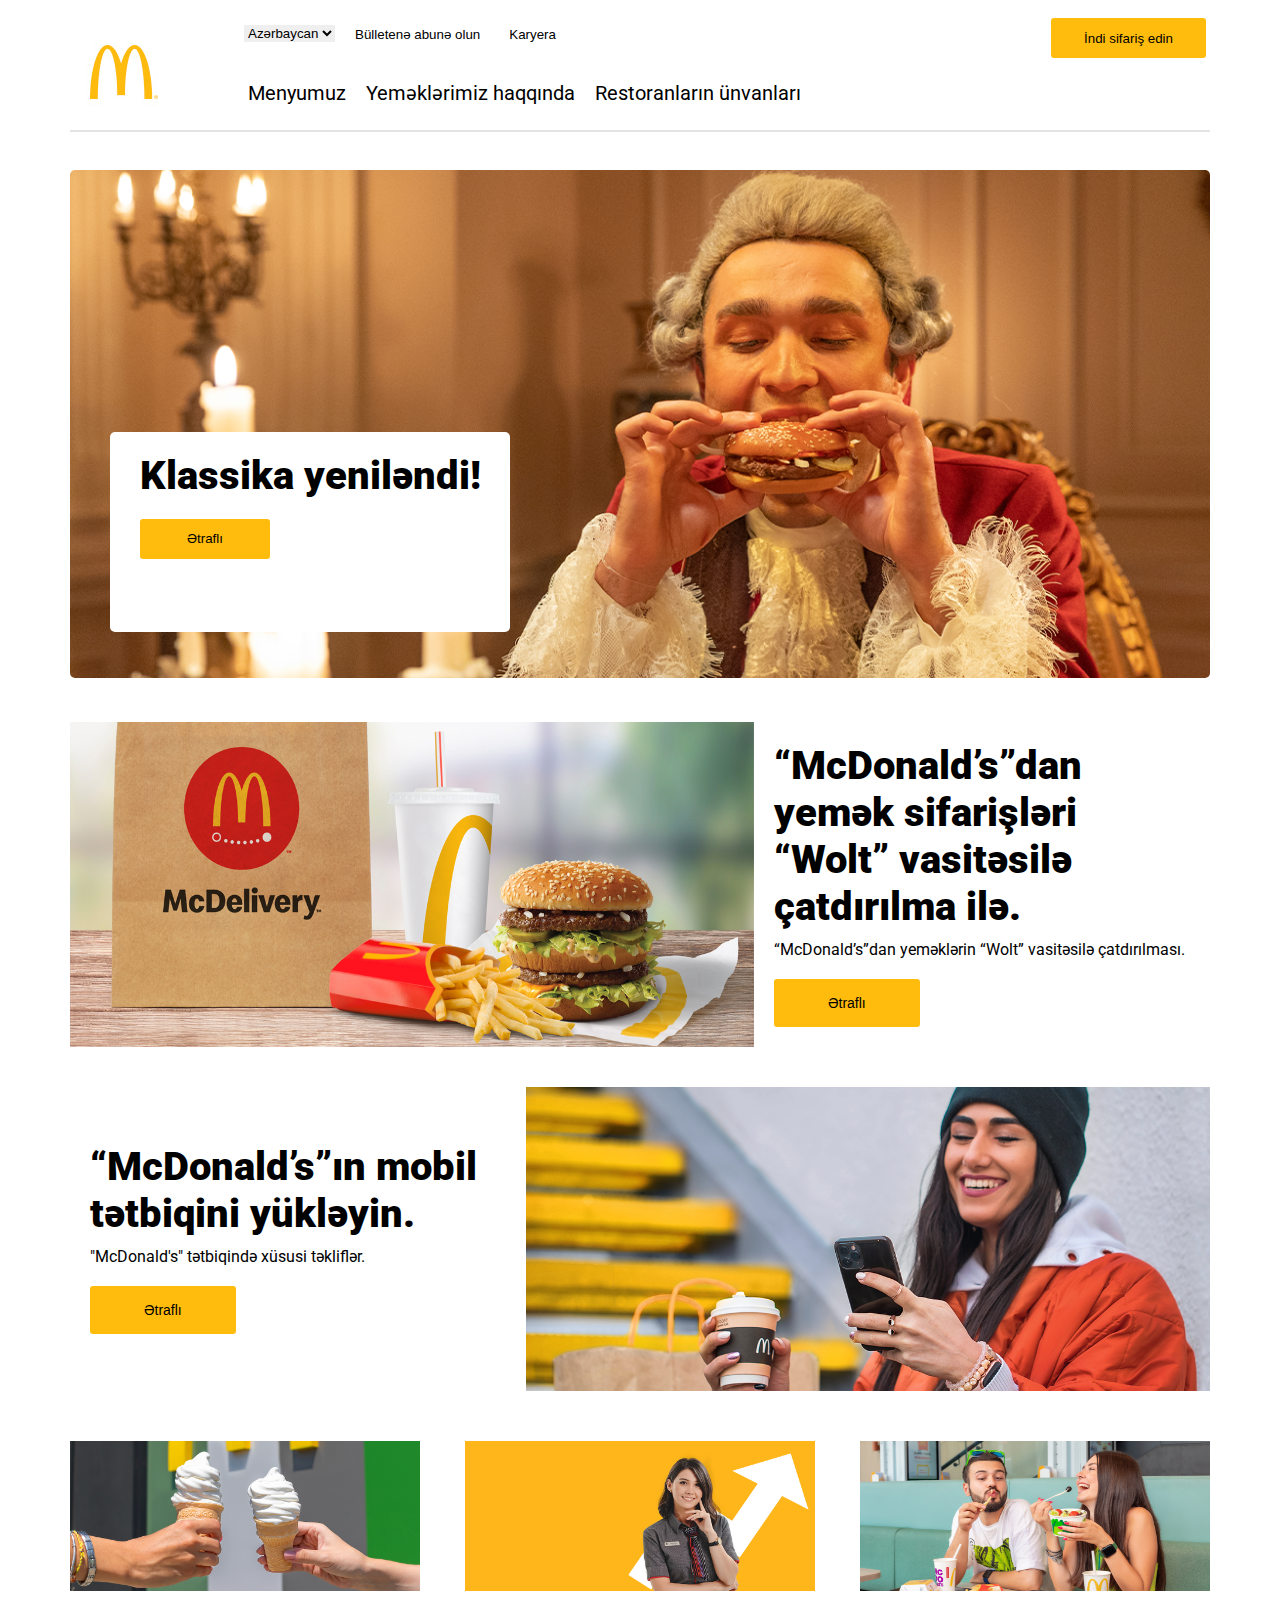
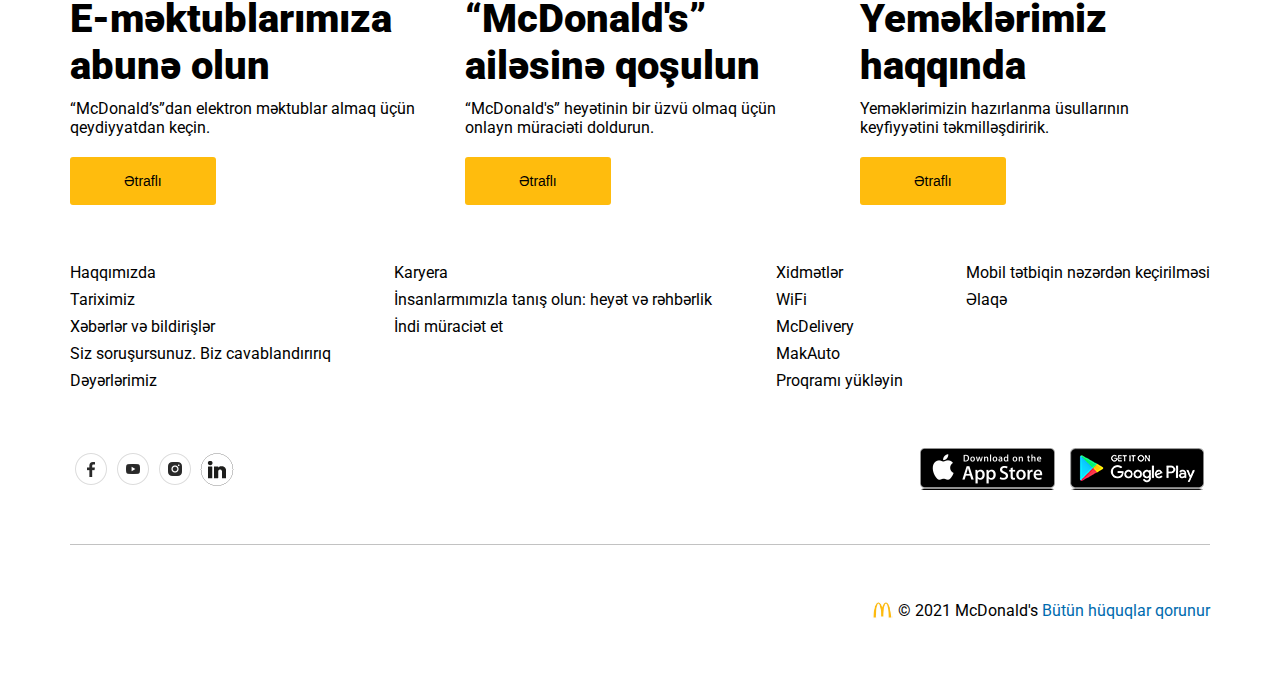
<file: mcdonalds/index.html>
<!DOCTYPE html>
<html lang="en">

<head>
   <meta charset="UTF-8">
   <title>mcdonalds</title>
   <Link rel="stylesheet" href="main.css">
      <link rel = "icon" href = 
      "https://upload.wikimedia.org/wikipedia/commons/thumb/3/36/McDonald%27s_Golden_Arches.svg/2339px-McDonald%27s_Golden_Arches.svg.png" 
              type = "image/x-icon">
</head>

<body>
   <div class="container">
      <div>
         <img src="images/mcdonalds-logo.jpg" alt="mcdonalds">
      </div>
      <div class="container1">
         <div class="div1">
            <div>
               <select class="select">
                  <option>Azərbaycan</option>
                  <option>Rus</option>
                  <option>İngilis-dili</option>
               </select>
            </div>
            <div>
               <button class="btn"><a href="mektub.html">Bülletenə abunə olun</a></button>
            </div>
            <div>
               <button class="btn"><a href="karyera.html">Karyera</a></button>
            </div>
         </div>
         <ul class="div2">
               <li class="btn0 menu1">
                  Menyumuz
                  <div class="div18">
                     <ul class="ul2">
                        <li class="li"><img class="image8" src="images/5d61dc895b83f47eafc0f6cbfb353bad.png" alt="Burger"><p class="p">Burgerlər</p></li>
                        <li class="li"><img class="image8" src="images/bf93706e65a4eb7a0bec356f94053f4e (1).jpg" alt="İçkilər"><p class="p">İçkilər</p></li>
                        <li class="li"><img class="image8" src="images/867cff5309d79402a604b6b8b6f6fcce.jpg" alt="Happy Meal"><p class="p">Happy Meal</p></li>
                     </ul>
                     <ul class="ul2">
                        <li class="li"><img class="image8" src="images/d53a391310a492a79740d611bbfd53b9.jpg" alt="Qəlyanaltılar"><p class="p">Qəlyanaltılar</p></li>
                        <li class="li"><img class="image8" src="images/5226794fdd6873f66f37ae0397286b8c.png" alt="Salatlar"><p class="p">Salatlar</p></li>
                        <li class="li"><img class="image8" src="images/5465ab8529156a71e76c3d569863862b.png" alt="Souslar"><p class="p">Souslar</p></li>
                     </ul>
                     <ul class="ul2">
                        <li class="li"><img class="image8" src="images/fed86781205af0e755e7553dbf0da55b.jpg"><p class="p">Şirniyyat və kokteyllər</p></li>
                        <li class="li"><img class="image8" src="images/decdafe4e7aa96fbb17420635b19eec3.jpg" alt="İsti içkilər"><p class="p">İsti içkilər</p></li>
                        <li class="li"><img class="image8" src="images/879d7da33c37647f84a6a22e87c658b3.png" alt="McCafe"><p class="p">McCafe</p></li>
                     </ul>

                  </div>
               </li>
               <li class="btn0"><a href="yeməklər.html">Yeməklərimiz haqqında</a></li>
               <li class="btn0"><a href="restoran.html">Restoranların ünvanları</a></li>
         </ul>
      </div>
      <div class="container2">
         <button class="btn1">İndi sifariş edin</button>
      </div>
   </div>
   <div class="container3">
      <img class="image1" src="images/856843a41bab10f1840f5329413ebc3b.png" alt="napaleon">
      <div class="div3">
         <div class="div4">
            <p class="title1">Klassika yeniləndi!</p>
            <button class="btn2">Ətraflı</button>
         </div>
      </div>
   </div>
   <div class="container4">
      <img class="image2" src="images/392d23f9e55ac4056d2a56184b1d5213.jpg" alt="McDelivery">
      <div class="div5">
         <div class="div6">
            <p class="title2">“McDonald’s”dan yemək sifarişləri “Wolt” vasitəsilə çatdırılma ilə.</p>
            <p>“McDonald’s”dan yeməklərin “Wolt” vasitəsilə çatdırılması.</p>
            <button class="btn3">Ətraflı</button>
         </div>
      </div>
   </div>
   <div class="container5">
      <div class="div7">
         <div class="div8">
            <p class="title3">“McDonald’s”ın mobil tətbiqini yükləyin.</p>
            <p>"McDonald's" tətbiqində xüsusi təkliflər.</p>
            <button class="btn4">Ətraflı</button>
         </div>
      </div>
      <img class="image3" src="images/36d465453ba9d421a026d608495fb2e3.png" alt="McDonalds">
   </div>
   <div class="container6">
      <div class="div9">
         <img class="image4" src="images/292a1d4806065e6318ef8c9d9e9264b0.jpg" alt="ice-cream">
         <p class="title4">E-məktublarımıza abunə olun</p>
         <p>“McDonald’s”dan elektron məktublar almaq üçün qeydiyyatdan keçin.</p>
         <button class="btn5">Ətraflı</button>
      </div>
      <div class="div10">
         <img class="image5" src="images/84b30fedac58f3e1433a3da5d0c945a9.png" alt="McDonalds">
         <p class="title5">“McDonald's” ailəsinə qoşulun</p>
         <p>“McDonald's” heyətinin bir üzvü olmaq üçün onlayn müraciəti doldurun.</p>
         <button class="btn6">Ətraflı</button>
      </div>
      <div class="div11">
         <img class="image6" src="images/e1365cd6b7a0589ce08bdd726c4d7ab3.jpg" alt="McDonalds">
         <p class="title6">Yeməklərimiz haqqında</p>
         <p>Yeməklərimizin hazırlanma üsullarının keyfiyyətini təkmilləşdiririk.</p>
         <button class="btn7">Ətraflı</button>
      </div>
   </div>
   <div class="container7">
      <div class="div12">
         <ul class="ul">
            <li><a href="#">Haqqımızda</a></li>
            <li><a href="#">Tariximiz</a></li>
            <li><a href="#">Xəbərlər və bildirişlər</a></li>
            <li><a href="#">Siz soruşursunuz. Biz cavablandırırıq</a></li>
            <li><a href="#">Dəyərlərimiz</a></li>
         </ul>
      </div>
      <div class="div13">
         <ul class="ul">
            <li><a href="#">Karyera</a></li>
            <li><a href="#">İnsanlarmımızla tanış olun: heyət və rəhbərlik</a></li>
            <li><a href="#">İndi müraciət et</a></li>
         </ul>
      </div>
      <div class="div14">
         <ul class="ul">
            <li><a href="#">Xidmətlər</a></li>
            <li><a href="#">WiFi</a></li>
            <li><a href="#">McDelivery</a></li>
            <li><a href="#">MakAuto</a></li>
            <li><a href="#">Proqramı yükləyin</a></li>
         </ul class="ul">
      </div>
      <div class="div15">
         <ul class="ul">
            <li><a href="#">Mobil tətbiqin nəzərdən keçirilməsi</a></li>
            <li><a href="#">Əlaqə</a></li>
         </ul>
      </div>
   </div>
   <div class="container8">
      <div class="div16">
         <ul class="ul1">
            <li><a href="#" class="facebook"></a></li>
            <li><a href="#" class="YouTube"></a></li>
            <li><a href="#" class="instagram"></a></li>
            <li><a href="#" class="linkedin"></a></li>
         </ul>
      </div>
      <div class="div17">
         <ul class="ul1">
            <li><a href="#" class="AppStore"></a></li>
            <li><a href="#" class="GooglePlay"></a></li>
         </ul>
      </div>
   </div>
   <div class="container9"></div>
   <div class="container10">
      <img class="image7" src="images/mcdonalds-logo.jpg" alt="McDonalds">
      <p>&copy; 2021 McDonald's <a class="link" href="#">Bütün hüquqlar qorunur</a></p>
   </div>
   <div class="container11"></div>
</body>
</html>
</file>
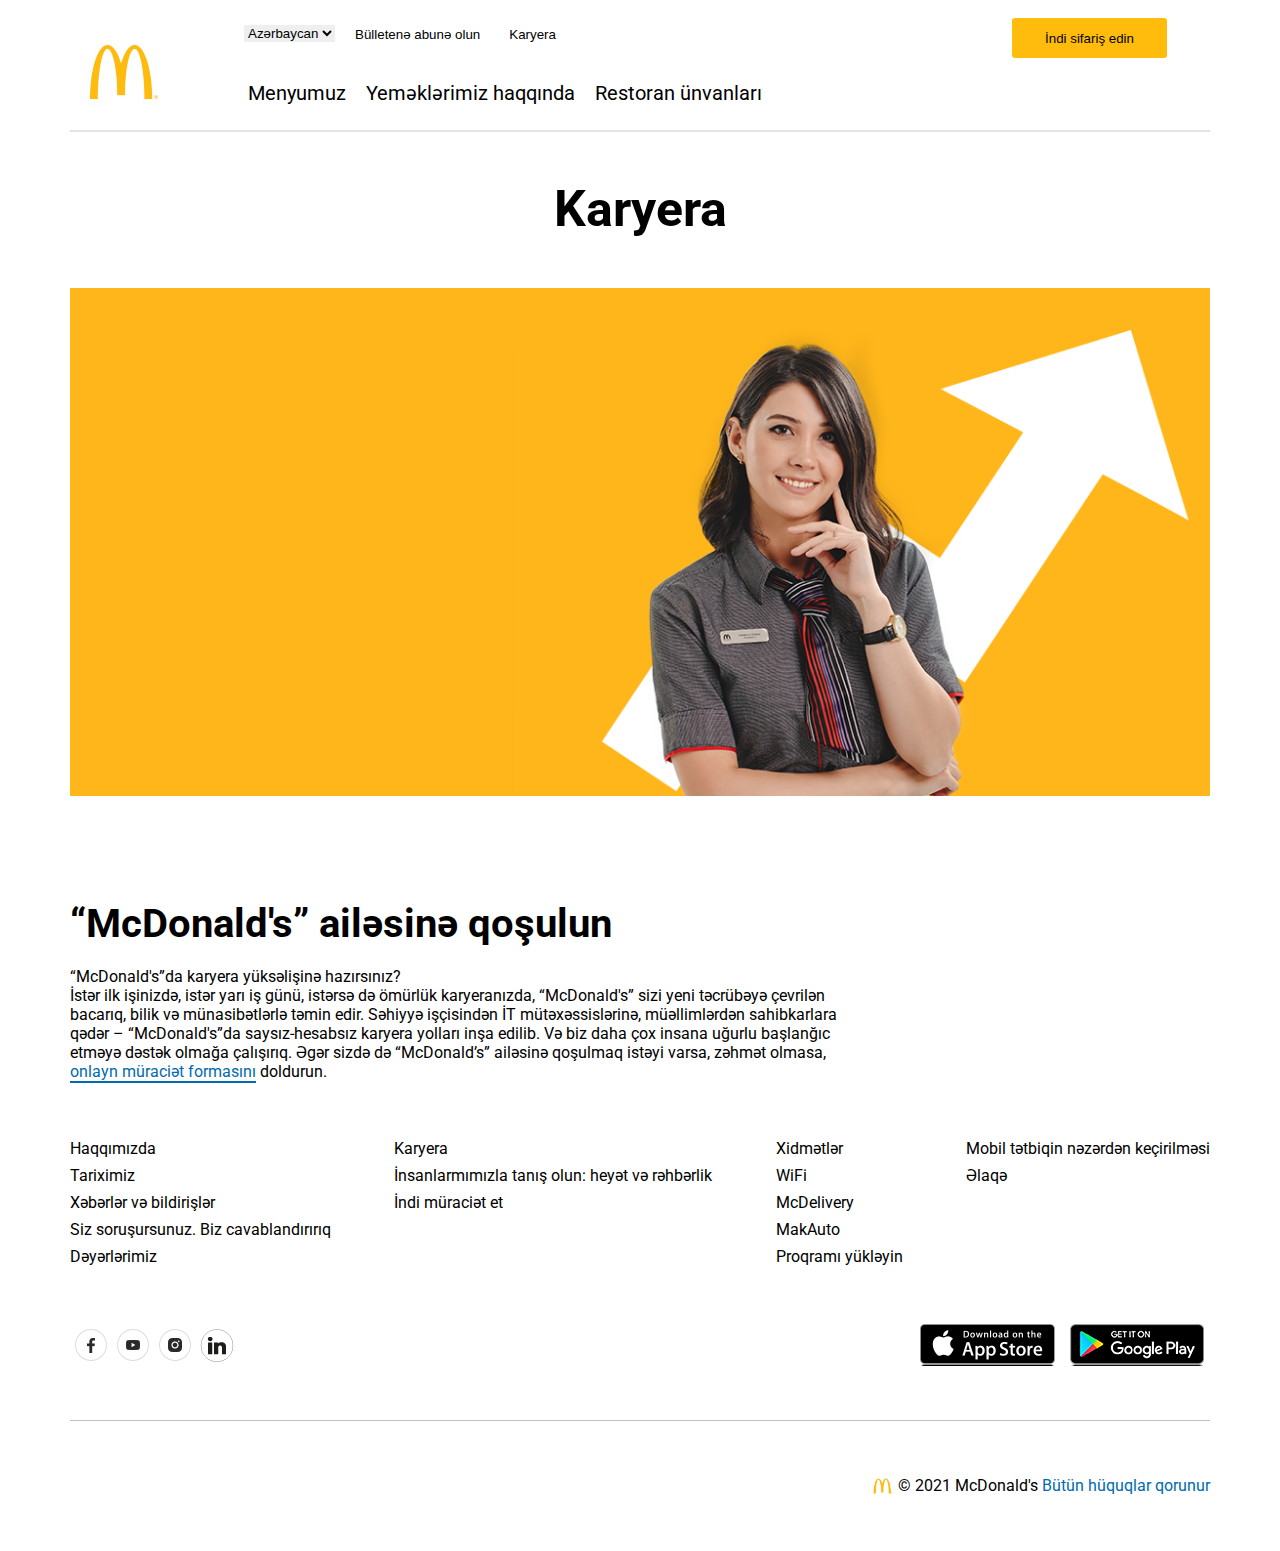
<file: mcdonalds/karyera.html>
<!DOCTYPE html>
<html lang="en">

<head>
   <meta charset="UTF-8">
   <title>mcdonalds</title>
   <Link rel="stylesheet" href="main.css">
      <Link rel="stylesheet" href="main.css">
         <link rel = "icon" href = 
         "https://upload.wikimedia.org/wikipedia/commons/thumb/3/36/McDonald%27s_Golden_Arches.svg/2339px-McDonald%27s_Golden_Arches.svg.png" 
                 type = "image/x-icon">   
</head>

<body>
   <div class="container">
      <div>
         <img src="images/mcdonalds-logo.jpg" alt="mcdonalds">
      </div>
      <div class="container1">
         <div class="div1">
            <div>
               <select class="select">
                  <option>Azərbaycan</option>
                  <option>Rus</option>
                  <option>İngilis-dili</option>
               </select>
            </div>
            <div>
               <button class="btn"><a href="mektub.html">Bülletenə abunə olun</a></button>
            </div>
            <div>
               <button class="btn">Karyera</button>
            </div>
         </div>
         <ul class="div2">
               <li class="btn0 menu1">
                  Menyumuz
                  <div class="div18">
                     <ul class="ul2">
                        <li class="li"><img class="image8" src="images/5d61dc895b83f47eafc0f6cbfb353bad.png" alt="Burger"><p class="p">Burgerlər</p></li>
                        <li class="li"><img class="image8" src="images/bf93706e65a4eb7a0bec356f94053f4e (1).jpg" alt="İçkilər"><p class="p">İçkilər</p></li>
                        <li class="li"><img class="image8" src="images/867cff5309d79402a604b6b8b6f6fcce.jpg" alt="Happy Meal"><p class="p">Happy Meal</p></li>
                     </ul>
                     <ul class="ul2">
                        <li class="li"><img class="image8" src="images/d53a391310a492a79740d611bbfd53b9.jpg" alt="Qəlyanaltılar"><p class="p">Qəlyanaltılar</p></li>
                        <li class="li"><img class="image8" src="images/5226794fdd6873f66f37ae0397286b8c.png" alt="Salatlar"><p class="p">Salatlar</p></li>
                        <li class="li"><img class="image8" src="images/5465ab8529156a71e76c3d569863862b.png" alt="Souslar"><p class="p">Souslar</p></li>
                     </ul>
                     <ul class="ul2">
                        <li class="li"><img class="image8" src="images/fed86781205af0e755e7553dbf0da55b.jpg"><p class="p">Şirniyyat və kokteyllər</p></li>
                        <li class="li"><img class="image8" src="images/decdafe4e7aa96fbb17420635b19eec3.jpg" alt="İsti içkilər"><p class="p">İsti içkilər</p></li>
                        <li class="li"><img class="image8" src="images/879d7da33c37647f84a6a22e87c658b3.png" alt="McCafe"><p class="p">McCafe</p></li>
                     </ul>

                  </div>
               </li>
               <li class="btn0">Yeməklərimiz haqqında</li>
               <li class="btn0">Restoran ünvanları</li>
         </ul>
      </div>
      <div class="container2">
         <button class="btn1">İndi sifariş edin</button>
      </div>
   </div>
   
   <div class="container13">
    <p class="title10">Karyera</p>
    <img class="image10" src="images/84b30fedac58f3e1433a3da5d0c945a9.png" alt="mcdonalds">
    <div class="div22">
        <p class="title11">“McDonald's” ailəsinə qoşulun</p>
        <p class="title12">“McDonald's”da karyera yüksəlişinə hazırsınız? <br>
            İstər ilk işinizdə, istər yarı iş günü, istərsə də ömürlük karyeranızda, “McDonald's” sizi yeni təcrübəyə çevrilən bacarıq, bilik və münasibətlərlə təmin edir. Səhiyyə işçisindən İT mütəxəssislərinə, müəllimlərdən sahibkarlara qədər – “McDonald's”da saysız-hesabsız karyera yolları inşa edilib. Və biz daha çox insana uğurlu başlanğıc etməyə dəstək olmağa çalışırıq.
            Əgər sizdə də “McDonald’s” ailəsinə qoşulmaq istəyi varsa, zəhmət olmasa, <a class="link1" href="#">onlayn müraciət formasını</a> doldurun.</p>
    </div>
   </div>

   <div class="container7">
    <div class="div12">
       <ul class="ul">
          <li><a href="#">Haqqımızda</a></li>
          <li><a href="#">Tariximiz</a></li>
          <li><a href="#">Xəbərlər və bildirişlər</a></li>
          <li><a href="#">Siz soruşursunuz. Biz cavablandırırıq</a></li>
          <li><a href="#">Dəyərlərimiz</a></li>
       </ul>
    </div>
    <div class="div13">
       <ul class="ul">
          <li><a href="#">Karyera</a></li>
          <li><a href="#">İnsanlarmımızla tanış olun: heyət və rəhbərlik</a></li>
          <li><a href="#">İndi müraciət et</a></li>
       </ul>
    </div>
    <div class="div14">
       <ul class="ul">
          <li><a href="#">Xidmətlər</a></li>
          <li><a href="#">WiFi</a></li>
          <li><a href="#">McDelivery</a></li>
          <li><a href="#">MakAuto</a></li>
          <li><a href="#">Proqramı yükləyin</a></li>
       </ul class="ul">
    </div>
    <div class="div15">
       <ul class="ul">
          <li><a href="#">Mobil tətbiqin nəzərdən keçirilməsi</a></li>
          <li><a href="#">Əlaqə</a></li>
       </ul>
    </div>
 </div>
 <div class="container8">
    <div class="div16">
       <ul class="ul1">
          <li><a href="#" class="facebook"></a></li>
          <li><a href="#" class="YouTube"></a></li>
          <li><a href="#" class="instagram"></a></li>
          <li><a href="#" class="linkedin"></a></li>
       </ul>
    </div>
    <div class="div17">
       <ul class="ul1">
          <li><a href="#" class="AppStore"></a></li>
          <li><a href="#" class="GooglePlay"></a></li>
       </ul>
    </div>
 </div>
 <div class="container9"></div>
 <div class="container10">
    <img class="image7" src="images/mcdonalds-logo.jpg" alt="McDonalds">
    <p>&copy; 2021 McDonald's <a class="link" href="#">Bütün hüquqlar qorunur</a></p>
 </div>
 <div class="container11"></div>
</body>
</html>
</file>
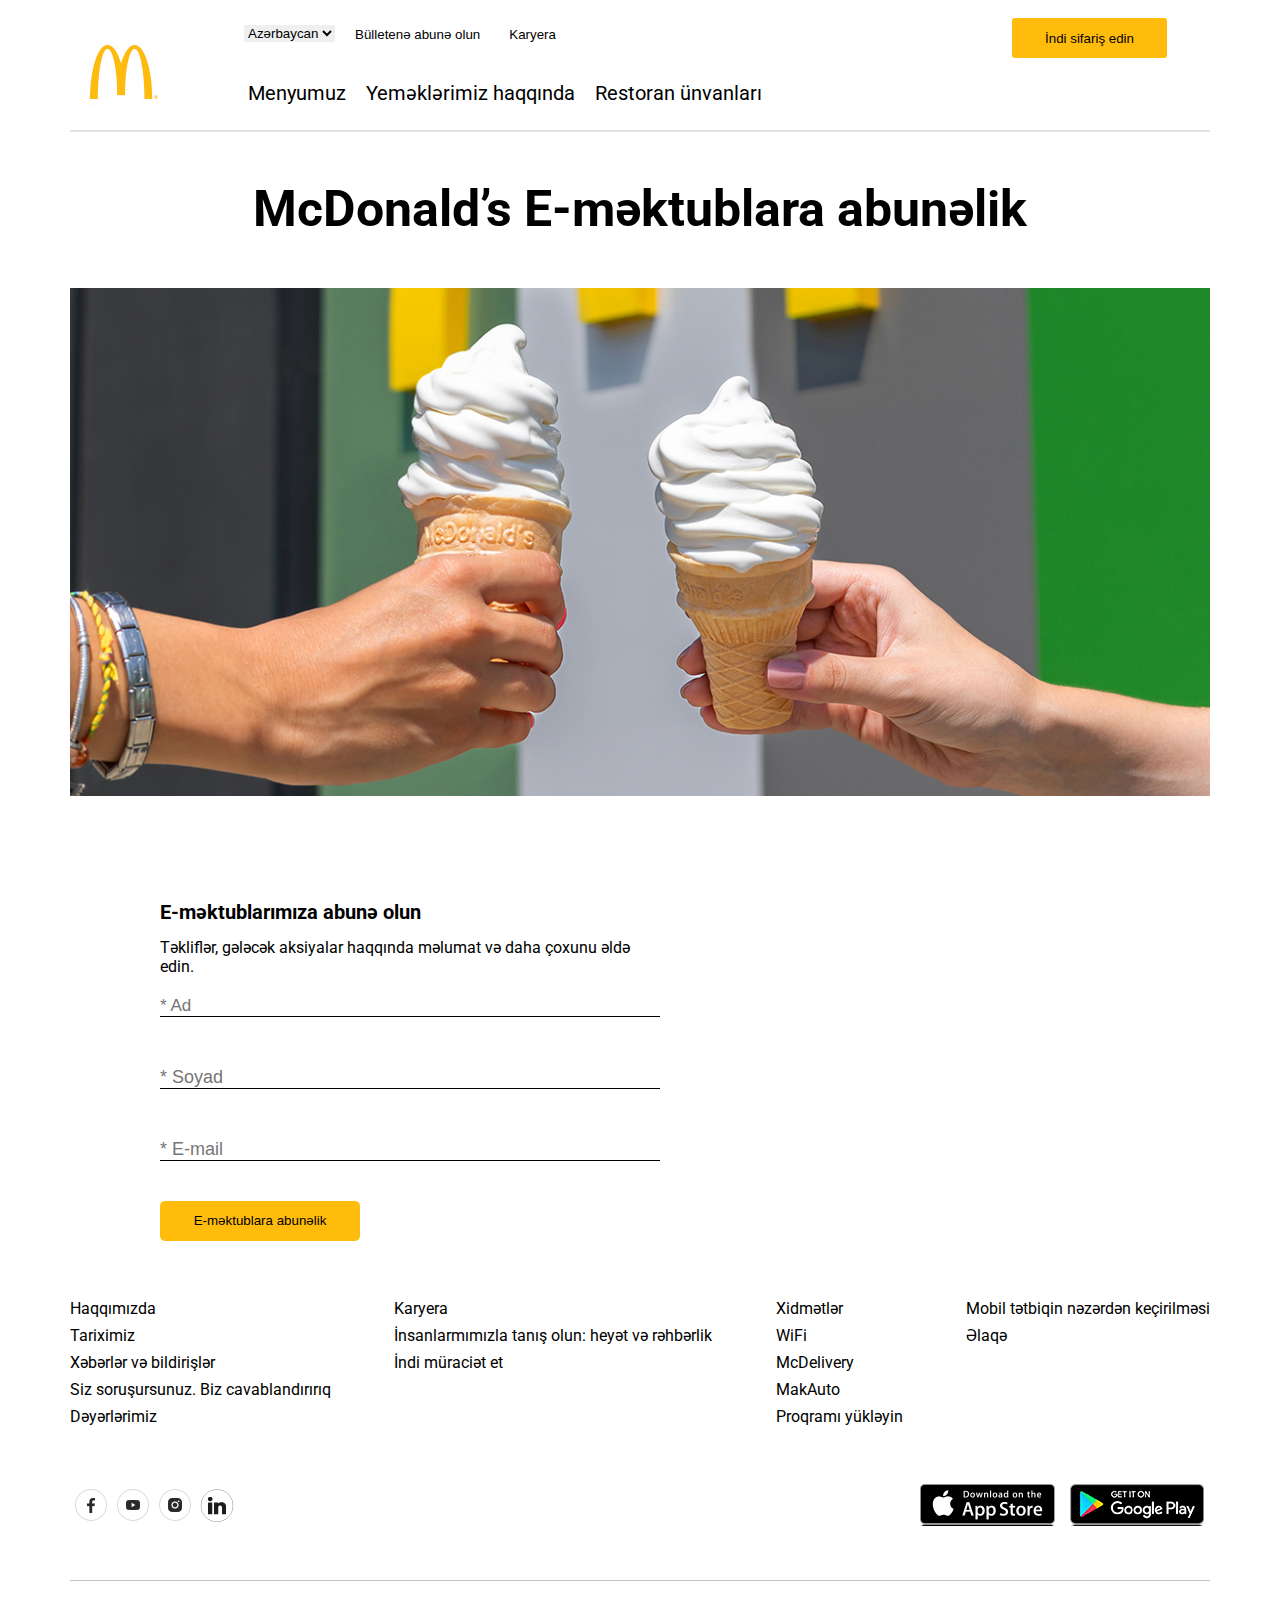
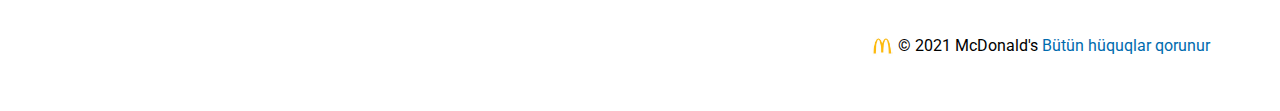
<file: mcdonalds/mektub.html>
<!DOCTYPE html>
<html lang="en">

<head>
   <meta charset="UTF-8">
   <title>mcdonalds</title>
   <Link rel="stylesheet" href="main.css">
      <Link rel="stylesheet" href="main.css">
         <link rel = "icon" href = 
         "https://upload.wikimedia.org/wikipedia/commons/thumb/3/36/McDonald%27s_Golden_Arches.svg/2339px-McDonald%27s_Golden_Arches.svg.png" 
                 type = "image/x-icon">   
</head>

<body>
   <div class="container">
      <div>
         <img src="images/mcdonalds-logo.jpg" alt="mcdonalds">
      </div>
      <div class="container1">
         <div class="div1">
            <div>
               <select class="select">
                  <option>Azərbaycan</option>
                  <option>Rus</option>
                  <option>İngilis-dili</option>
               </select>
            </div>
            <div>
               <button class="btn"><a href="mektub.html">Bülletenə abunə olun</a></button>
            </div>
            <div>
               <button class="btn">Karyera</button>
            </div>
         </div>
         <ul class="div2">
               <li class="btn0 menu1">
                  Menyumuz
                  <div class="div18">
                     <ul class="ul2">
                        <li class="li"><img class="image8" src="images/5d61dc895b83f47eafc0f6cbfb353bad.png" alt="Burger"><p class="p">Burgerlər</p></li>
                        <li class="li"><img class="image8" src="images/bf93706e65a4eb7a0bec356f94053f4e (1).jpg" alt="İçkilər"><p class="p">İçkilər</p></li>
                        <li class="li"><img class="image8" src="images/867cff5309d79402a604b6b8b6f6fcce.jpg" alt="Happy Meal"><p class="p">Happy Meal</p></li>
                     </ul>
                     <ul class="ul2">
                        <li class="li"><img class="image8" src="images/d53a391310a492a79740d611bbfd53b9.jpg" alt="Qəlyanaltılar"><p class="p">Qəlyanaltılar</p></li>
                        <li class="li"><img class="image8" src="images/5226794fdd6873f66f37ae0397286b8c.png" alt="Salatlar"><p class="p">Salatlar</p></li>
                        <li class="li"><img class="image8" src="images/5465ab8529156a71e76c3d569863862b.png" alt="Souslar"><p class="p">Souslar</p></li>
                     </ul>
                     <ul class="ul2">
                        <li class="li"><img class="image8" src="images/fed86781205af0e755e7553dbf0da55b.jpg"><p class="p">Şirniyyat və kokteyllər</p></li>
                        <li class="li"><img class="image8" src="images/decdafe4e7aa96fbb17420635b19eec3.jpg" alt="İsti içkilər"><p class="p">İsti içkilər</p></li>
                        <li class="li"><img class="image8" src="images/879d7da33c37647f84a6a22e87c658b3.png" alt="McCafe"><p class="p">McCafe</p></li>
                     </ul>

                  </div>
               </li>
               <li class="btn0">Yeməklərimiz haqqında</li>
               <li class="btn0">Restoran ünvanları</li>
         </ul>
      </div>
      <div class="container2">
         <button class="btn1">İndi sifariş edin</button>
      </div>
   </div>

   <div class="container12">
      <div class="div19">
         <p class="title7">McDonald’s E-məktublara abunəlik</p>
         <img class="image9" src="images/292a1d4806065e6318ef8c9d9e9264b0.jpg" alt="ice-cream">
      </div>
      <div class="div20">
         <p class="title8">E-məktublarımıza abunə olun</p>
         <p class="title9">Təkliflər, gələcək aksiyalar haqqında məlumat və daha çoxunu əldə edin.</p>
         <div class="div21">
            <input class="input" type="text" placeholder="* Ad">
            <input class="input1" type="text" placeholder="* Soyad">
            <input class="input1" type="email" placeholder="* E-mail">
            <button class="btn8">E-məktublara abunəlik</button>
         </div>
      </div>
   </div>



   <div class="container7">
    <div class="div12">
       <ul class="ul">
          <li><a href="#">Haqqımızda</a></li>
          <li><a href="#">Tariximiz</a></li>
          <li><a href="#">Xəbərlər və bildirişlər</a></li>
          <li><a href="#">Siz soruşursunuz. Biz cavablandırırıq</a></li>
          <li><a href="#">Dəyərlərimiz</a></li>
       </ul>
    </div>
    <div class="div13">
       <ul class="ul">
          <li><a href="#">Karyera</a></li>
          <li><a href="#">İnsanlarmımızla tanış olun: heyət və rəhbərlik</a></li>
          <li><a href="#">İndi müraciət et</a></li>
       </ul>
    </div>
    <div class="div14">
       <ul class="ul">
          <li><a href="#">Xidmətlər</a></li>
          <li><a href="#">WiFi</a></li>
          <li><a href="#">McDelivery</a></li>
          <li><a href="#">MakAuto</a></li>
          <li><a href="#">Proqramı yükləyin</a></li>
       </ul class="ul">
    </div>
    <div class="div15">
       <ul class="ul">
          <li><a href="#">Mobil tətbiqin nəzərdən keçirilməsi</a></li>
          <li><a href="#">Əlaqə</a></li>
       </ul>
    </div>
 </div>
 <div class="container8">
    <div class="div16">
       <ul class="ul1">
          <li><a href="#" class="facebook"></a></li>
          <li><a href="#" class="YouTube"></a></li>
          <li><a href="#" class="instagram"></a></li>
          <li><a href="#" class="linkedin"></a></li>
       </ul>
    </div>
    <div class="div17">
       <ul class="ul1">
          <li><a href="#" class="AppStore"></a></li>
          <li><a href="#" class="GooglePlay"></a></li>
       </ul>
    </div>
 </div>
 <div class="container9"></div>
 <div class="container10">
    <img class="image7" src="images/mcdonalds-logo.jpg" alt="McDonalds">
    <p>&copy; 2021 McDonald's <a class="link" href="#">Bütün hüquqlar qorunur</a></p>
 </div>
 <div class="container11"></div>
</body>
</html>
</file>
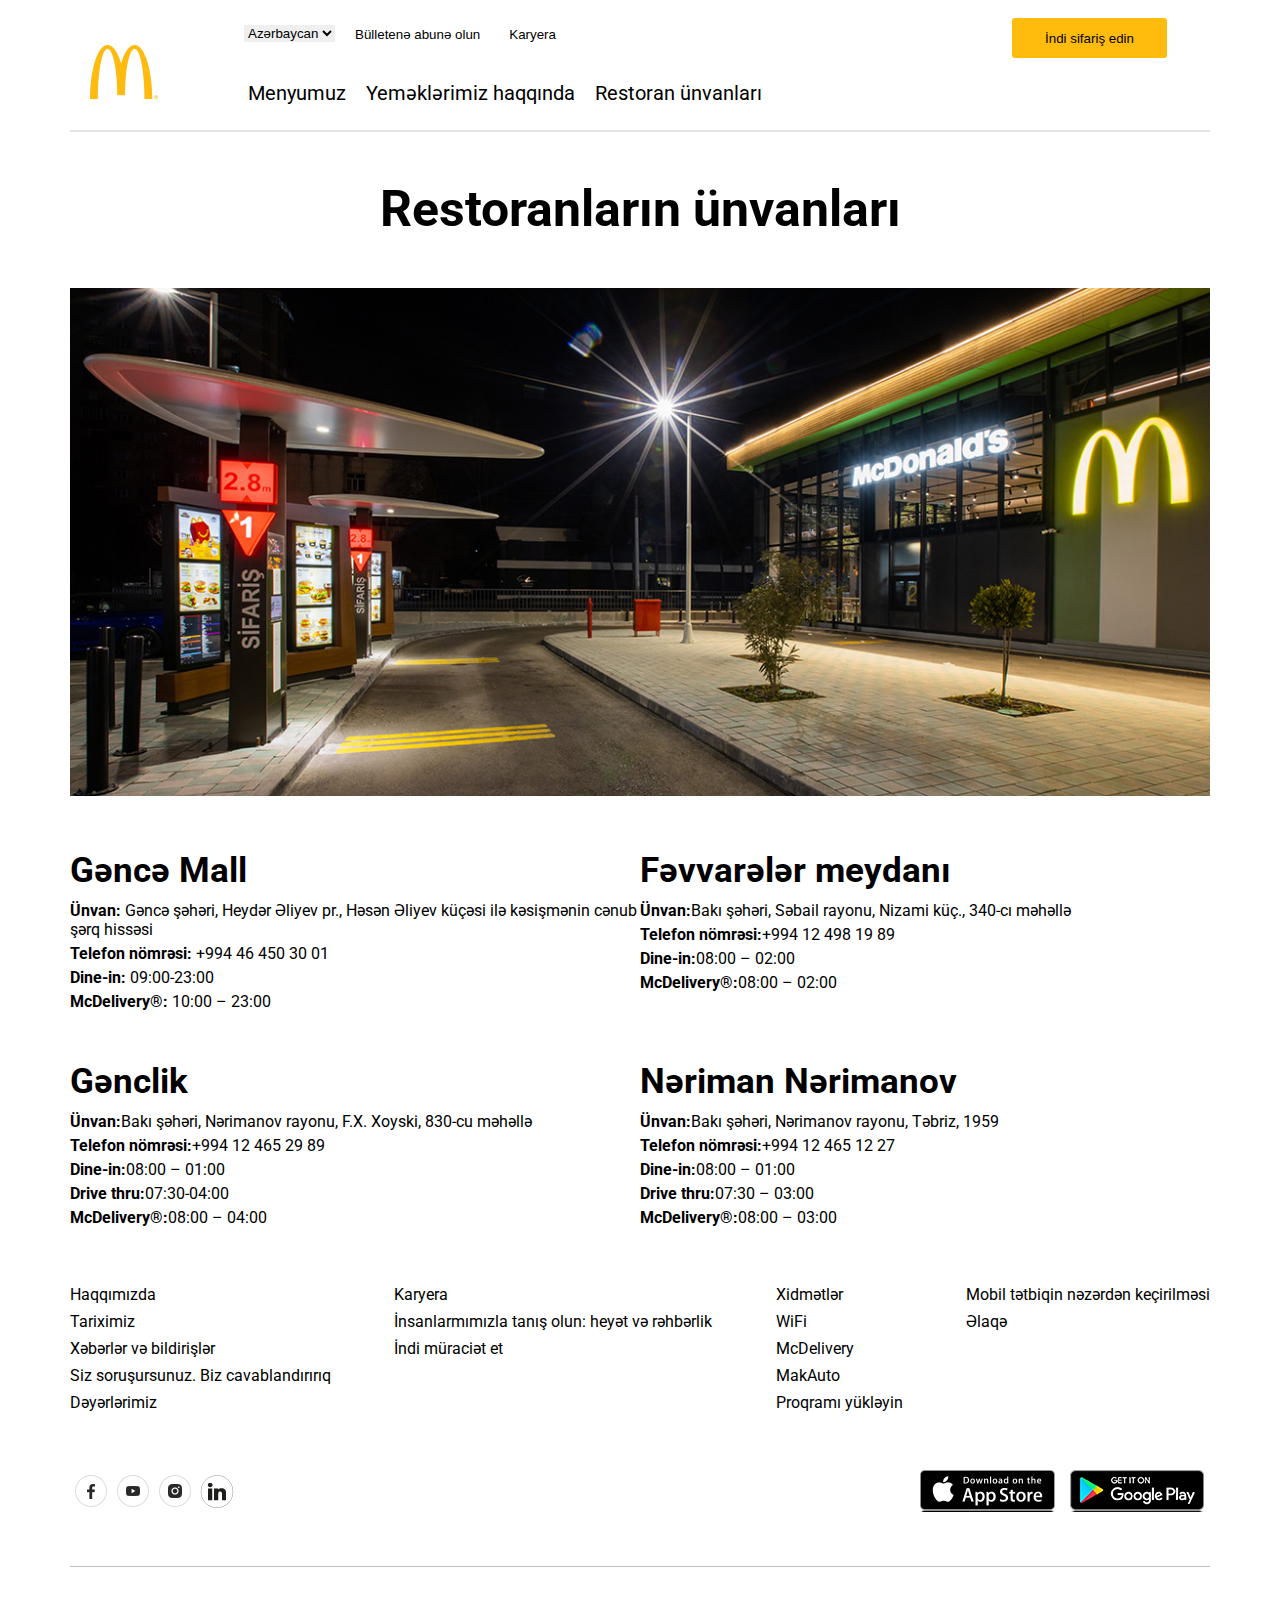
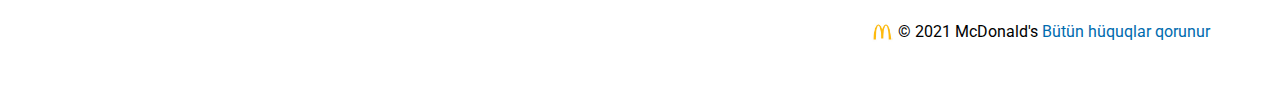
<file: mcdonalds/restoran.html>
<!DOCTYPE html>
<html lang="en">

<head>
   <meta charset="UTF-8">
   <title>mcdonalds</title>
   <Link rel="stylesheet" href="main.css">
      <Link rel="stylesheet" href="main.css">
         <link rel = "icon" href = 
         "https://upload.wikimedia.org/wikipedia/commons/thumb/3/36/McDonald%27s_Golden_Arches.svg/2339px-McDonald%27s_Golden_Arches.svg.png" 
                 type = "image/x-icon">   
</head>

<body>
   <div class="container">
      <div>
         <img src="images/mcdonalds-logo.jpg" alt="mcdonalds">
      </div>
      <div class="container1">
         <div class="div1">
            <div>
               <select class="select">
                  <option>Azərbaycan</option>
                  <option>Rus</option>
                  <option>İngilis-dili</option>
               </select>
            </div>
            <div>
               <button class="btn"><a href="mektub.html">Bülletenə abunə olun</a></button>
            </div>
            <div>
               <button class="btn">Karyera</button>
            </div>
         </div>
         <ul class="div2">
               <li class="btn0 menu1">
                  Menyumuz
                  <div class="div18">
                     <ul class="ul2">
                        <li class="li"><img class="image8" src="images/5d61dc895b83f47eafc0f6cbfb353bad.png" alt="Burger"><p class="p">Burgerlər</p></li>
                        <li class="li"><img class="image8" src="images/bf93706e65a4eb7a0bec356f94053f4e (1).jpg" alt="İçkilər"><p class="p">İçkilər</p></li>
                        <li class="li"><img class="image8" src="images/867cff5309d79402a604b6b8b6f6fcce.jpg" alt="Happy Meal"><p class="p">Happy Meal</p></li>
                     </ul>
                     <ul class="ul2">
                        <li class="li"><img class="image8" src="images/d53a391310a492a79740d611bbfd53b9.jpg" alt="Qəlyanaltılar"><p class="p">Qəlyanaltılar</p></li>
                        <li class="li"><img class="image8" src="images/5226794fdd6873f66f37ae0397286b8c.png" alt="Salatlar"><p class="p">Salatlar</p></li>
                        <li class="li"><img class="image8" src="images/5465ab8529156a71e76c3d569863862b.png" alt="Souslar"><p class="p">Souslar</p></li>
                     </ul>
                     <ul class="ul2">
                        <li class="li"><img class="image8" src="images/fed86781205af0e755e7553dbf0da55b.jpg"><p class="p">Şirniyyat və kokteyllər</p></li>
                        <li class="li"><img class="image8" src="images/decdafe4e7aa96fbb17420635b19eec3.jpg" alt="İsti içkilər"><p class="p">İsti içkilər</p></li>
                        <li class="li"><img class="image8" src="images/879d7da33c37647f84a6a22e87c658b3.png" alt="McCafe"><p class="p">McCafe</p></li>
                     </ul>

                  </div>
               </li>
               <li class="btn0">Yeməklərimiz haqqında</li>
               <li class="btn0">Restoran ünvanları</li>
         </ul>
      </div>
      <div class="container2">
         <button class="btn1">İndi sifariş edin</button>
      </div>
   </div>

   <div class="container15">
    <p class="title21">Restoranların ünvanları</p>
    <img class="image14" src="images/a03562ae6f6f097c2a959b339ff4e405.jpg" alt="mcdonalds">
    <div class="div26">
        <div class="div27">
            <p class="title22">Gəncə Mall</p>
            <p class="p1"><b>Ünvan:</b> Gəncə şəhəri, Heydər Əliyev pr., Həsən Əliyev küçəsi ilə kəsişmənin cənub şərq hissəsi</p>
            <p class="p1"><b>Telefon nömrəsi:</b> +994 46 450 30 01</p>
            <p class="p1"><b>Dine-in:</b> 09:00-23:00</p>
            <p class="p1"><b>McDelivery®:</b> 10:00 – 23:00</p>
        </div>
        <div class="div27">
            <p class="title22">Fəvvarələr meydanı</p>
            <p class="p1"><b>Ünvan:</b>Bakı şəhəri, Səbail rayonu, Nizami küç., 340-cı məhəllə</p>
            <p class="p1"><b>Telefon nömrəsi:</b>+994 12 498 19 89</p>
            <p class="p1"><b>Dine-in:</b>08:00 – 02:00</p>
            <p class="p1"><b>McDelivery®:</b>08:00 – 02:00</p>
        </div>
        <div class="div28"></div>
    </div>
    <div class="div26">
        <div class="div27">
            <p class="title22">Gənclik</p>
            <p class="p1"><b>Ünvan:</b>Bakı şəhəri, Nərimanov rayonu, F.X. Xoyski, 830-cu məhəllə</p>
            <p class="p1"><b>Telefon nömrəsi:</b>+994 12 465 29 89</p>
            <p class="p1"><b>Dine-in:</b>08:00 – 01:00</p>
            <p class="p1"><b>Drive thru:</b>07:30-04:00</p>
            <p class="p1"><b>McDelivery®:</b>08:00 – 04:00</p>
        </div>
        <div class="div27">
            <p class="title22">Nəriman Nərimanov</p>
            <p class="p1"><b>Ünvan:</b>Bakı şəhəri, Nərimanov rayonu, Təbriz, 1959</p>
            <p class="p1"><b>Telefon nömrəsi:</b>+994 12 465 12 27</p>
            <p class="p1"><b>Dine-in:</b>08:00 – 01:00</p>
            <p class="p1"><b>Drive thru:</b>07:30 – 03:00</p>
            <p class="p1"><b>McDelivery®:</b>08:00 – 03:00</p>
        </div>
    </div>
   </div>







   <div class="container7">
    <div class="div12">
       <ul class="ul">
          <li><a href="#">Haqqımızda</a></li>
          <li><a href="#">Tariximiz</a></li>
          <li><a href="#">Xəbərlər və bildirişlər</a></li>
          <li><a href="#">Siz soruşursunuz. Biz cavablandırırıq</a></li>
          <li><a href="#">Dəyərlərimiz</a></li>
       </ul>
    </div>
    <div class="div13">
       <ul class="ul">
          <li><a href="#">Karyera</a></li>
          <li><a href="#">İnsanlarmımızla tanış olun: heyət və rəhbərlik</a></li>
          <li><a href="#">İndi müraciət et</a></li>
       </ul>
    </div>
    <div class="div14">
       <ul class="ul">
          <li><a href="#">Xidmətlər</a></li>
          <li><a href="#">WiFi</a></li>
          <li><a href="#">McDelivery</a></li>
          <li><a href="#">MakAuto</a></li>
          <li><a href="#">Proqramı yükləyin</a></li>
       </ul class="ul">
    </div>
    <div class="div15">
       <ul class="ul">
          <li><a href="#">Mobil tətbiqin nəzərdən keçirilməsi</a></li>
          <li><a href="#">Əlaqə</a></li>
       </ul>
    </div>
 </div>
 <div class="container8">
    <div class="div16">
       <ul class="ul1">
          <li><a href="#" class="facebook"></a></li>
          <li><a href="#" class="YouTube"></a></li>
          <li><a href="#" class="instagram"></a></li>
          <li><a href="#" class="linkedin"></a></li>
       </ul>
    </div>
    <div class="div17">
       <ul class="ul1">
          <li><a href="#" class="AppStore"></a></li>
          <li><a href="#" class="GooglePlay"></a></li>
       </ul>
    </div>
 </div>
 <div class="container9"></div>
 <div class="container10">
    <img class="image7" src="images/mcdonalds-logo.jpg" alt="McDonalds">
    <p>&copy; 2021 McDonald's <a class="link" href="#">Bütün hüquqlar qorunur</a></p>
 </div>
 <div class="container11"></div>
</body>
</html>
</file>
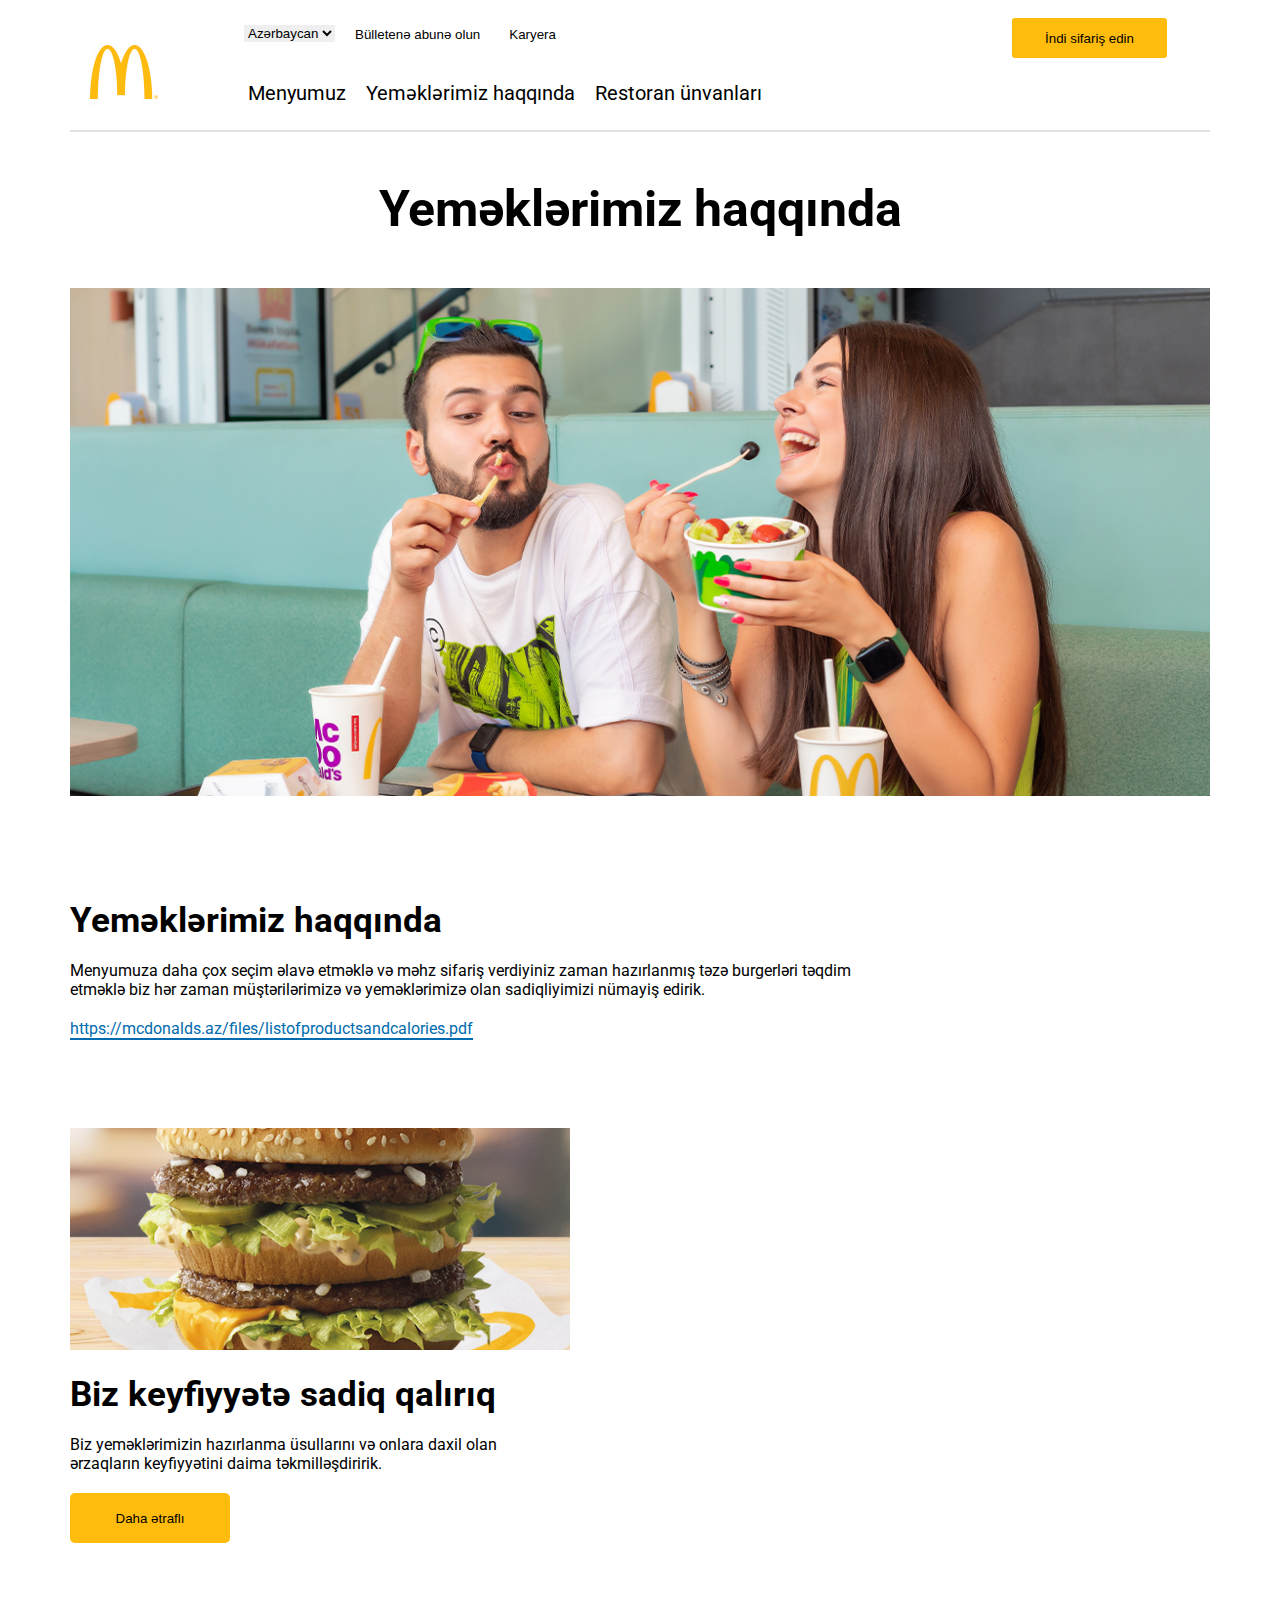
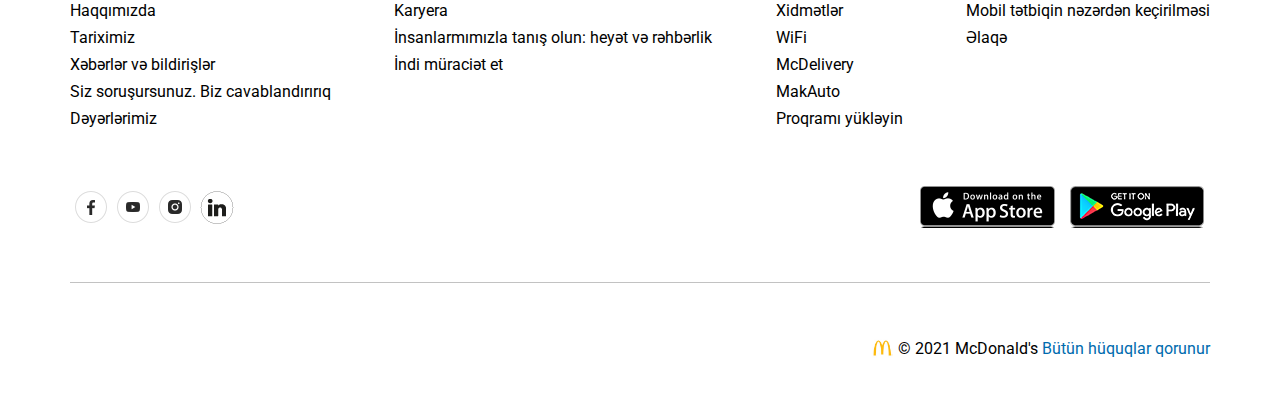
<file: mcdonalds/yeməklər.html>
<!DOCTYPE html>
<html lang="en">

<head>
   <meta charset="UTF-8">
   <title>mcdonalds</title>
   <Link rel="stylesheet" href="main.css">
</head>

<body>
   <div class="container">
      <div>
         <img src="images/mcdonalds-logo.jpg" alt="mcdonalds">
      </div>
      <div class="container1">
         <div class="div1">
            <div>
               <select class="select">
                  <option>Azərbaycan</option>
                  <option>Rus</option>
                  <option>İngilis-dili</option>
               </select>
            </div>
            <div>
               <button class="btn"><a href="mektub.html">Bülletenə abunə olun</a></button>
            </div>
            <div>
               <button class="btn">Karyera</button>
            </div>
         </div>
         <ul class="div2">
               <li class="btn0 menu1">
                  Menyumuz
                  <div class="div18">
                     <ul class="ul2">
                        <li class="li"><img class="image8" src="images/5d61dc895b83f47eafc0f6cbfb353bad.png" alt="Burger"><p class="p">Burgerlər</p></li>
                        <li class="li"><img class="image8" src="images/bf93706e65a4eb7a0bec356f94053f4e (1).jpg" alt="İçkilər"><p class="p">İçkilər</p></li>
                        <li class="li"><img class="image8" src="images/867cff5309d79402a604b6b8b6f6fcce.jpg" alt="Happy Meal"><p class="p">Happy Meal</p></li>
                     </ul>
                     <ul class="ul2">
                        <li class="li"><img class="image8" src="images/d53a391310a492a79740d611bbfd53b9.jpg" alt="Qəlyanaltılar"><p class="p">Qəlyanaltılar</p></li>
                        <li class="li"><img class="image8" src="images/5226794fdd6873f66f37ae0397286b8c.png" alt="Salatlar"><p class="p">Salatlar</p></li>
                        <li class="li"><img class="image8" src="images/5465ab8529156a71e76c3d569863862b.png" alt="Souslar"><p class="p">Souslar</p></li>
                     </ul>
                     <ul class="ul2">
                        <li class="li"><img class="image8" src="images/fed86781205af0e755e7553dbf0da55b.jpg"><p class="p">Şirniyyat və kokteyllər</p></li>
                        <li class="li"><img class="image8" src="images/decdafe4e7aa96fbb17420635b19eec3.jpg" alt="İsti içkilər"><p class="p">İsti içkilər</p></li>
                        <li class="li"><img class="image8" src="images/879d7da33c37647f84a6a22e87c658b3.png" alt="McCafe"><p class="p">McCafe</p></li>
                     </ul>

                  </div>
               </li>
               <li class="btn0">Yeməklərimiz haqqında</li>
               <li class="btn0">Restoran ünvanları</li>
         </ul>
      </div>
      <div class="container2">
         <button class="btn1">İndi sifariş edin</button>
      </div>
   </div>

   <div class="container14">
    <p class="title13">Yeməklərimiz haqqında</p>
    <img class="image11" src="images/e1365cd6b7a0589ce08bdd726c4d7ab3.jpg" alt="mcdonalds">
    <div class="div23">
        <p class="title14">Yeməklərimiz haqqında</p>
        <p class="title15">Menyumuza daha çox seçim əlavə etməklə və məhz sifariş verdiyiniz zaman hazırlanmış təzə burgerləri təqdim etməklə biz hər zaman müştərilərimizə və yeməklərimizə olan sadiqliyimizi nümayiş edirik.</p>
        <p class="title16"><a class="link2">https://mcdonalds.az/files/listofproductsandcalories.pdf</a></p>
    </div>
    <div class="div24">
        <img class="image12" src="images/f2064015a43b46299d9e5f19aba1a5d7.png" alt="burger">
        <p class="title17">Biz keyfiyyətə sadiq qalırıq</p>
        <p class="title18">Biz yeməklərimizin hazırlanma üsullarını və onlara daxil olan ərzaqların keyfiyyətini daima təkmilləşdiririk.</p>
        <button class="btn9">Daha ətraflı</button>
    </div>
   </div>





   <div class="container7">
    <div class="div12">
       <ul class="ul">
          <li><a href="#">Haqqımızda</a></li>
          <li><a href="#">Tariximiz</a></li>
          <li><a href="#">Xəbərlər və bildirişlər</a></li>
          <li><a href="#">Siz soruşursunuz. Biz cavablandırırıq</a></li>
          <li><a href="#">Dəyərlərimiz</a></li>
       </ul>
    </div>
    <div class="div13">
       <ul class="ul">
          <li><a href="#">Karyera</a></li>
          <li><a href="#">İnsanlarmımızla tanış olun: heyət və rəhbərlik</a></li>
          <li><a href="#">İndi müraciət et</a></li>
       </ul>
    </div>
    <div class="div14">
       <ul class="ul">
          <li><a href="#">Xidmətlər</a></li>
          <li><a href="#">WiFi</a></li>
          <li><a href="#">McDelivery</a></li>
          <li><a href="#">MakAuto</a></li>
          <li><a href="#">Proqramı yükləyin</a></li>
       </ul class="ul">
    </div>
    <div class="div15">
       <ul class="ul">
          <li><a href="#">Mobil tətbiqin nəzərdən keçirilməsi</a></li>
          <li><a href="#">Əlaqə</a></li>
       </ul>
    </div>
 </div>
 <div class="container8">
    <div class="div16">
       <ul class="ul1">
          <li><a href="#" class="facebook"></a></li>
          <li><a href="#" class="YouTube"></a></li>
          <li><a href="#" class="instagram"></a></li>
          <li><a href="#" class="linkedin"></a></li>
       </ul>
    </div>
    <div class="div17">
       <ul class="ul1">
          <li><a href="#" class="AppStore"></a></li>
          <li><a href="#" class="GooglePlay"></a></li>
       </ul>
    </div>
 </div>
 <div class="container9"></div>
 <div class="container10">
    <img class="image7" src="images/mcdonalds-logo.jpg" alt="McDonalds">
    <p>&copy; 2021 McDonald's <a class="link" href="#">Bütün hüquqlar qorunur</a></p>
 </div>
 <div class="container11"></div>
</body>
</html>
</file>
<file: mcdonalds/main.css>
@import url('https://fonts.googleapis.com/css2?family=Roboto:wght@400;700&display=swap');

* {
    padding: 0;
    margin: 0;
    box-sizing: border-box;
}

body {
    width: 1140px;
    margin: 0 auto;
    font-family: 'Roboto', sans-serif;
}

.container {
    display: flex;
    width: 100%;
    margin-top: 18px;
    box-shadow: 0 2px 0 0 rgba(200, 200, 200, 0.5);
}

.container1 {
    margin-left: 60px;
}

.container2 {
    margin-left: 240px;
}

.select {
    border: none;
    margin-top: 7px;
    cursor: pointer;
}

select:focus {
    outline: none;
}

.btn {
    border: none;
    background-color: white;
    cursor: pointer;
    margin: 9px;
    margin-left: 20px;
}

.div1 {
    display: flex;
    flex-direction: row;
    margin-left: 6px;
}

.div2 {
    display: flex;
    flex-direction: row;
    margin-top: 20px;
}

.btn1 {
    border: none;
    width: 155px;
    height: 40px;
    border-radius: 3px;
    background-color: #ffbc0d;
    cursor: pointer;
}

.btn0 {
    border: none;
    background-color: white;
    cursor: pointer;
    margin: 10px;
    font-size: 20px;
    list-style-type: none;
}

.container3 {
    margin-top: 40px;
    position: relative;
}

.image1 {
    width: 100%;
    border-radius: 5px;
}

.div3 {
    width: 400px;
    height: 200px;
    display: flex;
    flex-direction: column;
    position: absolute;
    bottom: 50px;
    left: 40px;
    background-color: white;
    border-radius: 5px;
}

.div4 {
    margin-left: 30px;
    margin-top: 20px;
}

.title1 {
    font-size: 40px;
    font-weight: 900;
}

.btn2 {
    border: none;
    width: 130px;
    height: 40px;
    border-radius: 3px;
    background-color: #ffbc0d;
    cursor: pointer;
    margin-top: 20px;
}

.container4 {
    display: flex;
    flex-direction: row;
    margin-top: 40px;
}

.image2 {
    width: 60%;
}

.div5 {
    width: 40%;
    padding: 20px;
}

.btn3 {
    border: none;
    border-radius: 3px;
    background-color: #ffbc0d;
    cursor: pointer;
    padding: 16px 54px;
    margin-top: 20px;
    font-size: 14px;
}

.title2 {
    font-size: 40px;
    font-weight: 900;
    margin-bottom: 10px;
}

.container5 {
    margin-top: 40px;
    display: flex;
}

.image3 {
    width: 60%;
}

.title3 {
    font-size: 40px;
    font-weight: 900;
    margin-bottom: 10px;
}

.btn4 {
    border: none;
    border-radius: 3px;
    background-color: #ffbc0d;
    cursor: pointer;
    padding: 16px 54px;
    margin-top: 20px;
    font-size: 14px;
}

.div7 {
    width: 40%;
    padding: 20px;
    display: flex;
    align-items: center;
}

.container6 {
    margin-top: 50px;
    display: flex;
    justify-content: space-between;
}

.div9 {
    width: 350px;
}

.image4 {
    width: 350px;
    height: 150px;
}

.title4 {
    font-size: 40px;
    font-weight: 900;
    margin-bottom: 10px;
}

.btn5 {
    border: none;
    border-radius: 3px;
    background-color: #ffbc0d;
    cursor: pointer;
    padding: 16px 54px;
    margin-top: 20px;
    font-size: 14px;
}

.div10 {
    width: 350px;
    height: 150px;
}

.image5 {
    width: 350px;
    height: 150px;
}

.title5 {
    font-size: 40px;
    font-weight: 900;
    margin-bottom: 10px;
}

.btn6 {
    border: none;
    border-radius: 3px;
    background-color: #ffbc0d;
    cursor: pointer;
    padding: 16px 54px;
    margin-top: 20px;
    font-size: 14px;
}

.div11 {
    width: 350px;
    height: 150px;
}

.image6 {
    width: 350px;
    height: 150px;
}

.title6 {
    font-size: 40px;
    font-weight: 900;
    margin-bottom: 10px;
}

.btn7 {
    border: none;
    border-radius: 3px;
    background-color: #ffbc0d;
    cursor: pointer;
    padding: 16px 54px;
    margin-top: 20px;
    font-size: 14px;
}

.container7 {
    margin-top: 50px;
    display: flex;
    justify-content: space-between;
}

a {
    color: inherit;
    font: inherit;
    text-decoration: none;
}

.ul li {
    list-style-type: none;
    cursor: pointer;
    margin: 8px 0;
}

.container8 {
    margin-top: 50px;
    display: flex;
    justify-content: space-between;
}

.facebook {
    display: inline-block;
    width: 42px;
    height: 42px;
    border-radius: 50%;
    background-image: url('./images/fb_icon.png');
    background-repeat: no-repeat;
    background-size: cover;
    background-position: top;
}

.facebook:hover {
    background-position: bottom;
}

.YouTube {
    display: inline-block;
    width: 42px;
    height: 42px;
    border-radius: 50%;
    background-image: url('./images/youtube_icon.png');
    background-repeat: no-repeat;
    background-size: cover;
    background-position: top;
}

.YouTube:hover {
    background-position: bottom;
}

.instagram {
    display: inline-block;
    width: 42px;
    height: 42px;
    border-radius: 50%;
    background-image: url('./images/instagram_icon.png');
    background-repeat: no-repeat;
    background-size: cover;
    background-position: top;
}

.instagram:hover {
    background-position: bottom;
}

.linkedin {
    display: inline-block;
    width: 42px;
    height: 42px;
    border-radius: 50%;
    background-image: url('./images/linkedin_icon.png');
    background-repeat: no-repeat;
    background-size: cover;
    background-position: top;
}

.linkedin:hover {
    background-position: bottom;
}

.ul1 {
    list-style-type: none;
    display: flex;
}

.AppStore {
    display: block;
    width: 150px;
    height: 42px;
    background-image: url('./images/app_store_badge.png');
}

.GooglePlay {
    display: block;
    width: 150px;
    height: 42px;
    background-image: url('./images/google_play_badge.png');
}

.container9 {
    margin-top: 50px;
    border-bottom: 1px solid rgb(194, 194, 194);
}

.container10 {
    margin-top: 50px;
    display: flex;
    justify-content: flex-end;
    align-items: center;
}

.image7 {
    width: 30px;
    height: 30px;
}

.link {
    color: #006bae;
}

.container11 {
    margin-top: 50px;
}

.menu1 {
    position: relative;
}

.menu1:hover .div18 {
    display: flex;
}

.div18 {
    position: absolute;
    top: 24px;
    left: -24px;
    width: 800px;
    display: none;
    flex-wrap: wrap;
    justify-content: space-between;
    background-color: white;
    z-index: 999;
}

.image8 {
    width: 70px;
    height: 70px;
}

.ul2 {
    list-style-type: none;
    padding: 20px;
}

.li {
    display: flex;
    align-items: center;
}

.p {
    font-size: 15px;
    padding-left: 10px;
}

.container12 {
    margin-top: 50px;
}

.title7 {
    font-size: 50px;
    font-weight: bold;
    display: flex;
    justify-content: center;
}

.image9 {
    width: 100%;
    margin-top: 50px;
}

.div20 {
    margin-top: 100px;
    margin-left: 90px;
    width: 500px;
}

.title8 {
    font-size: 20px;
    font-weight: bold;
}

.title9 {
    margin-top: 14px;
}

.div21 {
    margin-top: 20px;
    display: flex;
    flex-direction: column;
}

.input {
    border: none;
    border-bottom: 1px solid black;
    font-size: 17px;
}

input:focus {
    outline: none;
    font-size: 1.2em;
}

.input1 {
    margin-top: 50px;
    border: none;
    border-bottom: 1px solid black;
    font-size: 18px;
}

.btn8 {
    width: 200px;
    height: 40px;
    border: none;
    background-color: #ffbc0d;
    border-radius: 5px;
    margin-top: 40px;
    cursor: pointer;
}

.container13 {
    margin-top: 50px;
}

.title10 {
    font-size: 50px;
    font-weight: bold;
    display: flex;
    justify-content: center;
}

.image10 {
    width: 100%;
    margin-top: 50px;
}

.div22 {
    margin-top: 100px;
    width: 800px;
}

.title11 {
    font-size: 40px;
    font-weight: bold;
}

.title12 {
    margin-top: 20px;
}

.link1 {
    color: #006bae;
    border-bottom: 2px solid #006bae;
}

.container14 {
    margin-top: 50px;
}

.title13 {
    font-size: 50px;
    font-weight: bold;
    display: flex;
    justify-content: center;
}

.image11 {
    width: 100%;
    margin-top: 50px; 
}

.div23 {
    margin-top: 100px;
    width: 800px;
}

.title14 {
    font-size: 35px;
    font-weight: bold;
}

.title15 {
    margin-top: 20px;
}

.title16 {
    margin-top: 20px;
}

.link2 {
    color: #006bae;
    border-bottom: 2px solid #006bae;
    cursor: pointer;
}

.div24 {
    margin-top: 90px;
    width: 500px;
}

.image12 {
    width: 500px;
}

.title17 {
    font-size: 35px;
    font-weight: bold; 
    margin-top: 20px;
}

.title18 {
    margin-top: 20px;
}

.btn9 {
    margin-top: 20px;
    border: none;
    background-color: #ffbc0d;
    width: 160px;
    height: 50px;
    border-radius: 5px;
    cursor: pointer;
}

.div25 {
    margin-top: 90px;
    width: 500px;
}

.image13 {
    width: 500px;
}

.title19 {
    font-size: 35px;
    font-weight: bold; 
    margin-top: 20px;
}

.title20 {
    margin-top: 20px;
}

.container15 {
    margin-top: 50px;
}

.title21 {
    font-size: 50px;
    font-weight: bold;
    display: flex;
    justify-content: center;
}

.image14 {
    width: 100%;
    margin-top: 50px;
}

.div26 {
    display: flex;
}

.div27 {
    margin-top: 50px;
    width: 50%;
}

.title22 {
    font-size: 35px;
    font-weight: bold;
    margin-bottom: 10px;
}

.p1 {
    margin-top: 5px;
}
</file>
